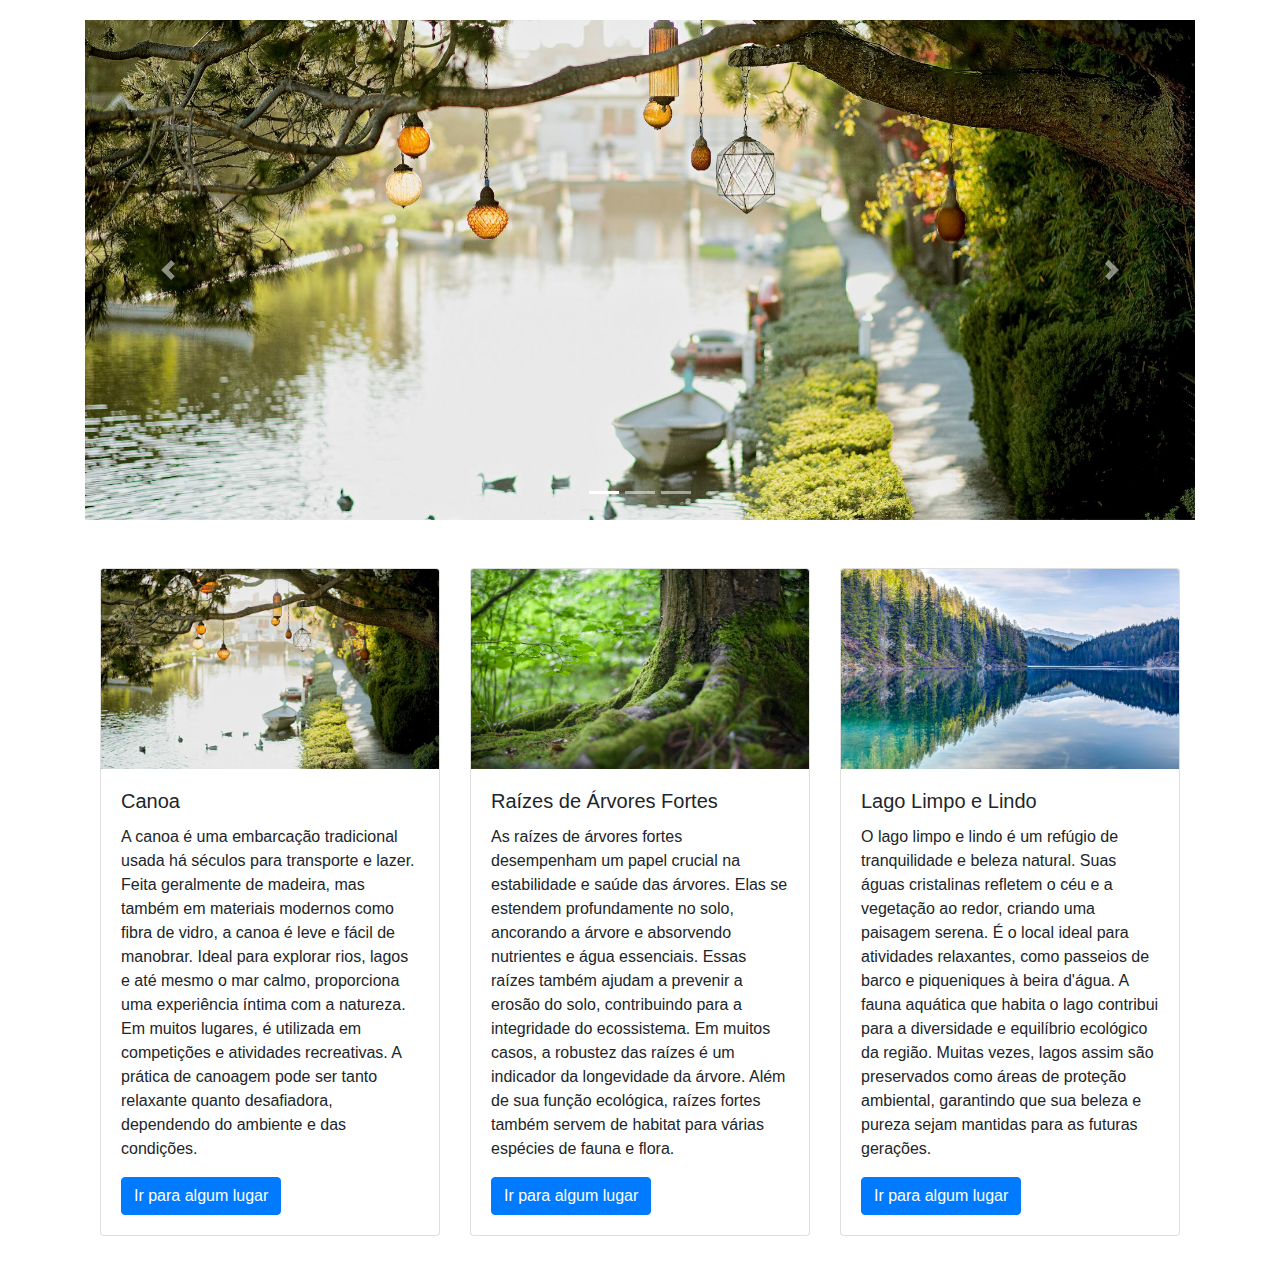
<file: index.html>
<!DOCTYPE html>
<html lang="PT-br">
    <head>
        <meta charset="UTF-8"> <!-- Define o conjunto de caracteres como UTF-8 -->
        <meta name="viewport" content="width=device-width, initial-scale=1.0"> <!-- Define a viewport para responsividade -->
        <title>Projeto Bootstrap</title> <!-- Título da página -->
        <link href="https://stackpath.bootstrapcdn.com/bootstrap/4.5.2/css/bootstrap.min.css" rel="stylesheet"> <!-- Link para o arquivo CSS do Bootstrap -->
        <link rel="stylesheet" href="./styles.css">
    </head>
<body>
        <div class="container">
                <!-- Carousel de Imagens -->
        <div id="carouselExampleIndicators" class="carousel slide" data-ride="carousel"> <!-- Início do carrossel -->
            <ol class="carousel-indicators"> <!-- Indicadores do carrossel -->
                <li data-target="#carouselExampleIndicators" data-slide-to="0" class="active"></li> <!-- Indicador para o primeiro item -->
                <li data-target="#carouselExampleIndicators" data-slide-to="1"></li> <!-- Indicador para o segundo item -->
                <li data-target="#carouselExampleIndicators" data-slide-to="2"></li> <!-- Indicador para o terceiro item -->
            </ol>
            <div class="carousel-inner"> <!-- Contém os itens do carrossel -->
                <div class="carousel-item active"> <!-- Primeiro item do carrossel -->
                    <img src="./Imagem/1.jpg" class="d-block w-100" alt="Imagem 1"> <!-- Imagem do item -->
                </div>
                <div class="carousel-item"> <!-- Segundo item do carrossel -->
                    <img src="./Imagem/2.jpg" class="d-block w-100" alt="Imagem 2"> <!-- Imagem do item -->
                </div>
                <div class="carousel-item"> <!-- Terceiro item do carrossel -->
                    <img src="./Imagem/3.jpg" class="d-block w-100" alt="Imagem 3"> <!-- Imagem do item -->
                </div>
            </div>
            <a class="carousel-control-prev" href="#carouselExampleIndicators" role="button" data-slide="prev"> <!-- Controle para o item anterior -->
                <span class="carousel-control-prev-icon" aria-hidden="true"></span> <!-- Ícone de controle para o item anterior -->
                <span class="sr-only">Anterior</span> <!-- Texto acessível para o controle -->
            </a>
            <a class="carousel-control-next" href="#carouselExampleIndicators" role="button" data-slide="next"> <!-- Controle para o próximo item -->
                <span class="carousel-control-next-icon" aria-hidden="true"></span> <!-- Ícone de controle para o próximo item -->
                <span class="sr-only">Próximo</span> <!-- Texto acessível para o controle -->
            </a>
        </div>
    
        <!-- Layout com Grid -->
        <div class="container mt-5"> <!-- Container para o layout com margem superior -->
            <div class="row"> <!-- Linha para conter os cards -->
                <!-- Primeiro Card -->
                <div class="col-lg-4 col-md-6 col-sm-12 mb-4"> <!-- Coluna responsiva: 3 itens por linha em desktop, 2 em tablet e 1 em smartphone -->
                    <div class="card"> <!-- Card -->
                        <img src="./Imagem/1.jpg" class="card-img-top" alt="Imagem do Card 1"> <!-- Imagem do card -->
                        <div class="card-body"> <!-- Corpo do card -->
                            <h5 class="card-title">Canoa</h5> <!-- Título do card -->
                            <p class="card-text">A canoa é uma embarcação tradicional usada há séculos para transporte e lazer. Feita geralmente de madeira, 
                                mas também em materiais modernos como fibra de vidro, a canoa é leve e fácil de manobrar. Ideal para explorar rios, lagos e até mesmo o mar calmo, 
                                proporciona uma experiência íntima com a natureza.</br> Em muitos lugares, é utilizada em competições e atividades recreativas. 
                                A prática de canoagem pode ser tanto relaxante quanto desafiadora, dependendo do ambiente e das condições.</p> <!-- Texto do card -->
                            <a href="#" class="btn btn-primary">Ir para algum lugar</a> <!-- Botão do card -->
                        </div>
                    </div>
                </div>
                <!-- Segundo Card -->
                <div class="col-lg-4 col-md-6 col-sm-12 mb-4"> <!-- Coluna responsiva -->
                    <div class="card"> <!-- Card -->
                        <img src="./Imagem/2.jpg" class="card-img-top" alt="Imagem do Card 2"> <!-- Imagem do card -->
                        <div class="card-body"> <!-- Corpo do card -->
                            <h5 class="card-title">Raízes de Árvores Fortes</h5> <!-- Título do card -->
                            <p class="card-text">As raízes de árvores fortes desempenham um papel crucial na estabilidade e saúde das árvores. Elas se estendem profundamente no solo, 
                                ancorando a árvore e absorvendo nutrientes e água essenciais. Essas raízes também ajudam a prevenir a erosão do solo, contribuindo para a integridade do ecossistema. 
                                Em muitos casos, a robustez das raízes é um indicador da longevidade da árvore. Além de sua função ecológica, raízes fortes também servem de habitat para várias espécies de fauna e flora.</p> <!-- Texto do card -->
                            <a href="#" class="btn btn-primary">Ir para algum lugar</a> <!-- Botão do card -->
                        </div>
                    </div>
                </div>
                <!-- Terceiro Card -->
                <div class="col-lg-4 col-md-6 col-sm-12 mb-4"> <!-- Coluna responsiva -->
                    <div class="card"> <!-- Card -->
                        <img src="./Imagem/3.jpg" class="card-img-top" alt="Imagem do Card 3"> <!-- Imagem do card -->
                        <div class="card-body"> <!-- Corpo do card -->
                            <h5 class="card-title">Lago Limpo e Lindo</h5> <!-- Título do card -->
                            <p class="card-text">O lago limpo e lindo é um refúgio de tranquilidade e beleza natural. 
                                Suas águas cristalinas refletem o céu e a vegetação ao redor, criando uma paisagem serena. 
                                É o local ideal para atividades relaxantes, como passeios de barco e piqueniques à beira d'água. 
                                A fauna aquática que habita o lago contribui para a diversidade e equilíbrio ecológico da região. 
                                Muitas vezes, lagos assim são preservados como áreas de proteção ambiental, 
                                garantindo que sua beleza e pureza sejam mantidas para as futuras gerações.</p> <!-- Texto do card -->
                            <a href="#" class="btn btn-primary">Ir para algum lugar</a> <!-- Botão do card -->
                        </div>
                    </div>
                </div>
            </div>
        </div>
        </div>
    
    
        <script src="https://code.jquery.com/jquery-3.5.1.slim.min.js"></script> <!-- Link para o jQuery -->
        <script src="https://cdn.jsdelivr.net/npm/@popperjs/core@2.9.2/dist/umd/popper.min.js"></script> <!-- Link para o Popper.js -->
        <script src="https://stackpath.bootstrapcdn.com/bootstrap/4.5.2/js/bootstrap.min.js"></script> <!-- Link para o JavaScript do Bootstrap -->
</body>
</html>
</file>
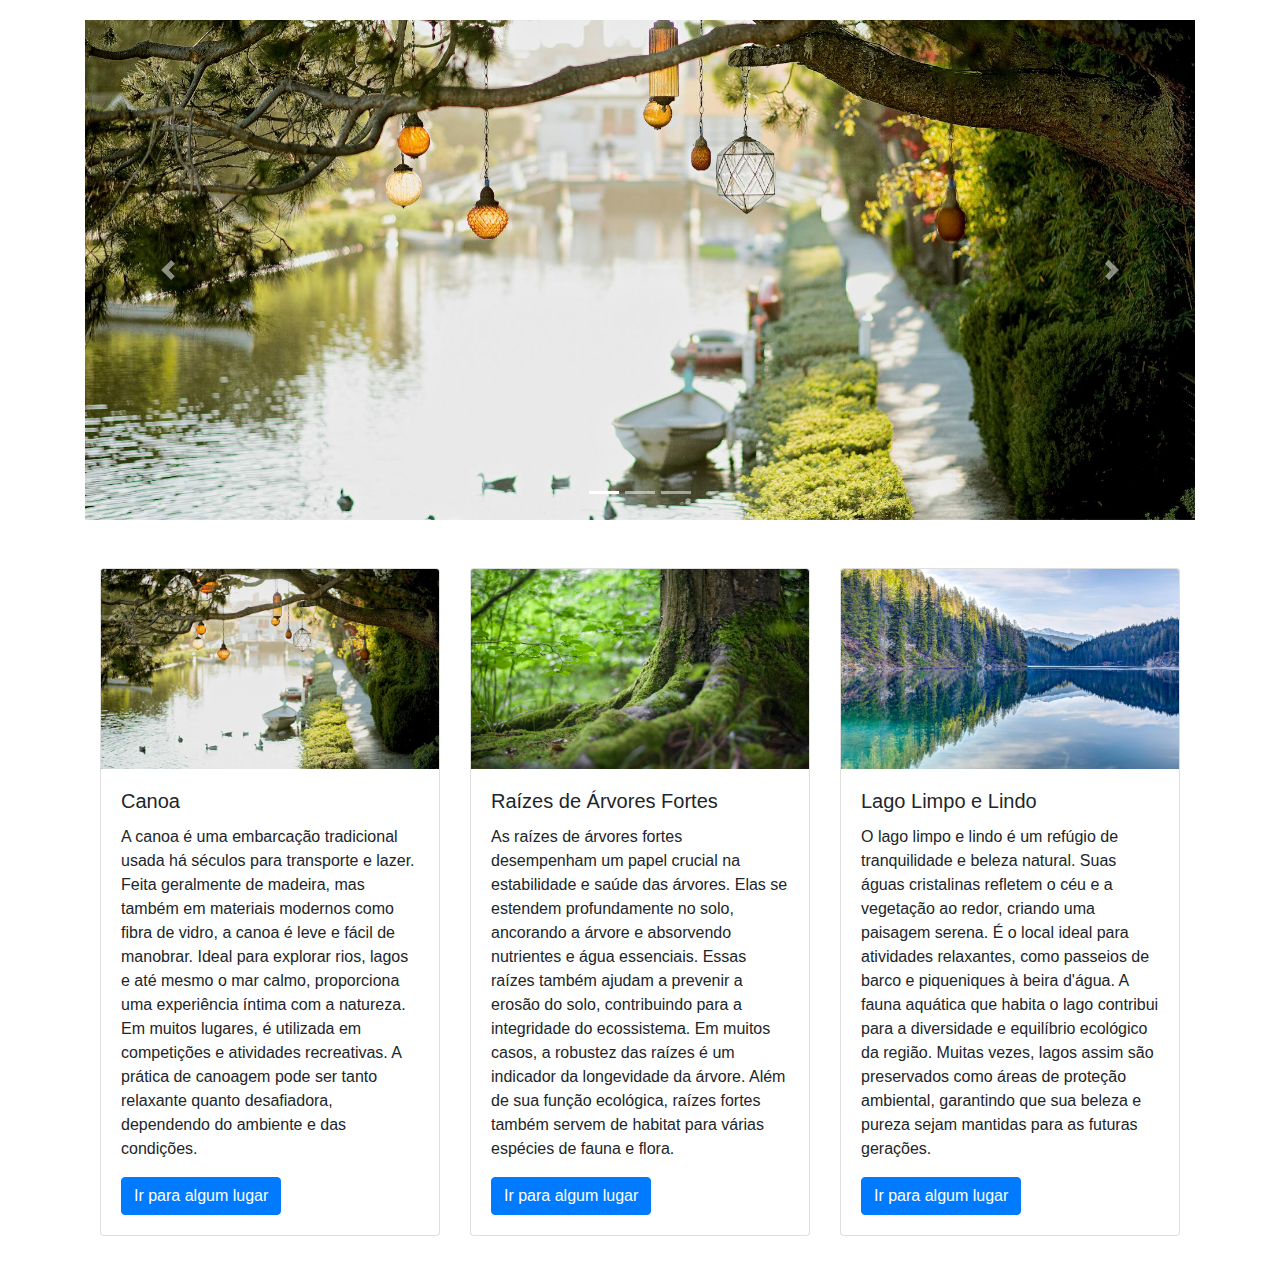
<file: exercicio.html>
<!DOCTYPE html>
<html lang="pt-br"> <!-- Define o idioma da página como português do Brasil -->
<head>
    <meta charset="UTF-8"> <!-- Define o conjunto de caracteres como UTF-8 -->
    <meta name="viewport" content="width=device-width, initial-scale=1.0"> <!-- Define a viewport para responsividade -->
    <title>Projeto Bootstrap</title> <!-- Título da página -->
    <link href="https://stackpath.bootstrapcdn.com/bootstrap/4.5.2/css/bootstrap.min.css" rel="stylesheet"> <!-- Link para o arquivo CSS do Bootstrap -->
    <style>
        body {
            padding-top: 20px; /* Espaçamento no topo do corpo */
            padding-bottom: 20px; /* Espaçamento na parte inferior do corpo */
        }

        .carousel-item img {
            max-height: 500px; /* Altura máxima das imagens do carrossel */
            object-fit: cover; /* Ajusta a imagem para cobrir o container sem distorção */
        }

        .card-img-top {
            max-height: 200px; /* Altura máxima das imagens dos cards */
            object-fit: cover; /* Ajusta a imagem para cobrir o container sem distorção */
        }
    </style>
</head>
<body>
    <div class="container">
            <!-- Carousel de Imagens -->
    <div id="carouselExampleIndicators" class="carousel slide" data-ride="carousel"> <!-- Início do carrossel -->
        <ol class="carousel-indicators"> <!-- Indicadores do carrossel -->
            <li data-target="#carouselExampleIndicators" data-slide-to="0" class="active"></li> <!-- Indicador para o primeiro item -->
            <li data-target="#carouselExampleIndicators" data-slide-to="1"></li> <!-- Indicador para o segundo item -->
            <li data-target="#carouselExampleIndicators" data-slide-to="2"></li> <!-- Indicador para o terceiro item -->
        </ol>
        <div class="carousel-inner"> <!-- Contém os itens do carrossel -->
            <div class="carousel-item active"> <!-- Primeiro item do carrossel -->
                <img src="./Imagem/1.jpg" class="d-block w-100" alt="Imagem 1"> <!-- Imagem do item -->
            </div>
            <div class="carousel-item"> <!-- Segundo item do carrossel -->
                <img src="./Imagem/2.jpg" class="d-block w-100" alt="Imagem 2"> <!-- Imagem do item -->
            </div>
            <div class="carousel-item"> <!-- Terceiro item do carrossel -->
                <img src="./Imagem/3.jpg" class="d-block w-100" alt="Imagem 3"> <!-- Imagem do item -->
            </div>
        </div>
        <a class="carousel-control-prev" href="#carouselExampleIndicators" role="button" data-slide="prev"> <!-- Controle para o item anterior -->
            <span class="carousel-control-prev-icon" aria-hidden="true"></span> <!-- Ícone de controle para o item anterior -->
            <span class="sr-only">Anterior</span> <!-- Texto acessível para o controle -->
        </a>
        <a class="carousel-control-next" href="#carouselExampleIndicators" role="button" data-slide="next"> <!-- Controle para o próximo item -->
            <span class="carousel-control-next-icon" aria-hidden="true"></span> <!-- Ícone de controle para o próximo item -->
            <span class="sr-only">Próximo</span> <!-- Texto acessível para o controle -->
        </a>
    </div>

    <!-- Layout com Grid -->
    <div class="container mt-5"> <!-- Container para o layout com margem superior -->
        <div class="row"> <!-- Linha para conter os cards -->
            <!-- Primeiro Card -->
            <div class="col-lg-4 col-md-6 col-sm-12 mb-4"> <!-- Coluna responsiva: 3 itens por linha em desktop, 2 em tablet e 1 em smartphone -->
                <div class="card"> <!-- Card -->
                    <img src="./Imagem/1.jpg" class="card-img-top" alt="Imagem do Card 1"> <!-- Imagem do card -->
                    <div class="card-body"> <!-- Corpo do card -->
                        <h5 class="card-title">Canoa</h5> <!-- Título do card -->
                        <p class="card-text">A canoa é uma embarcação tradicional usada há séculos para transporte e lazer. Feita geralmente de madeira, 
                            mas também em materiais modernos como fibra de vidro, a canoa é leve e fácil de manobrar. Ideal para explorar rios, lagos e até mesmo o mar calmo, 
                            proporciona uma experiência íntima com a natureza.</br> Em muitos lugares, é utilizada em competições e atividades recreativas. 
                            A prática de canoagem pode ser tanto relaxante quanto desafiadora, dependendo do ambiente e das condições.</p> <!-- Texto do card -->
                        <a href="#" class="btn btn-primary">Ir para algum lugar</a> <!-- Botão do card -->
                    </div>
                </div>
            </div>
            <!-- Segundo Card -->
            <div class="col-lg-4 col-md-6 col-sm-12 mb-4"> <!-- Coluna responsiva -->
                <div class="card"> <!-- Card -->
                    <img src="./Imagem/2.jpg" class="card-img-top" alt="Imagem do Card 2"> <!-- Imagem do card -->
                    <div class="card-body"> <!-- Corpo do card -->
                        <h5 class="card-title">Raízes de Árvores Fortes</h5> <!-- Título do card -->
                        <p class="card-text">As raízes de árvores fortes desempenham um papel crucial na estabilidade e saúde das árvores. Elas se estendem profundamente no solo, 
                            ancorando a árvore e absorvendo nutrientes e água essenciais. Essas raízes também ajudam a prevenir a erosão do solo, contribuindo para a integridade do ecossistema. 
                            Em muitos casos, a robustez das raízes é um indicador da longevidade da árvore. Além de sua função ecológica, raízes fortes também servem de habitat para várias espécies de fauna e flora.</p> <!-- Texto do card -->
                        <a href="#" class="btn btn-primary">Ir para algum lugar</a> <!-- Botão do card -->
                    </div>
                </div>
            </div>
            <!-- Terceiro Card -->
            <div class="col-lg-4 col-md-6 col-sm-12 mb-4"> <!-- Coluna responsiva -->
                <div class="card"> <!-- Card -->
                    <img src="./Imagem/3.jpg" class="card-img-top" alt="Imagem do Card 3"> <!-- Imagem do card -->
                    <div class="card-body"> <!-- Corpo do card -->
                        <h5 class="card-title">Lago Limpo e Lindo</h5> <!-- Título do card -->
                        <p class="card-text">O lago limpo e lindo é um refúgio de tranquilidade e beleza natural. 
                            Suas águas cristalinas refletem o céu e a vegetação ao redor, criando uma paisagem serena. 
                            É o local ideal para atividades relaxantes, como passeios de barco e piqueniques à beira d'água. 
                            A fauna aquática que habita o lago contribui para a diversidade e equilíbrio ecológico da região. 
                            Muitas vezes, lagos assim são preservados como áreas de proteção ambiental, 
                            garantindo que sua beleza e pureza sejam mantidas para as futuras gerações.</p> <!-- Texto do card -->
                        <a href="#" class="btn btn-primary">Ir para algum lugar</a> <!-- Botão do card -->
                    </div>
                </div>
            </div>
        </div>
    </div>
    </div>


    <script src="https://code.jquery.com/jquery-3.5.1.slim.min.js"></script> <!-- Link para o jQuery -->
    <script src="https://cdn.jsdelivr.net/npm/@popperjs/core@2.9.2/dist/umd/popper.min.js"></script> <!-- Link para o Popper.js -->
    <script src="https://stackpath.bootstrapcdn.com/bootstrap/4.5.2/js/bootstrap.min.js"></script> <!-- Link para o JavaScript do Bootstrap -->
</body>
</html>
</file>
<file: styles.css>
body {
    padding-top: 20px; /* Espaçamento no topo do corpo */
    padding-bottom: 20px; /* Espaçamento na parte inferior do corpo */
}

.carousel-item img {
    max-height: 500px; /* Altura máxima das imagens do carrossel */
    object-fit: cover; /* Ajusta a imagem para cobrir o container sem distorção */
}

.card-img-top {
    max-height: 200px; /* Altura máxima das imagens dos cards */
    object-fit: cover; /* Ajusta a imagem para cobrir o container sem distorção */
}
</file>
